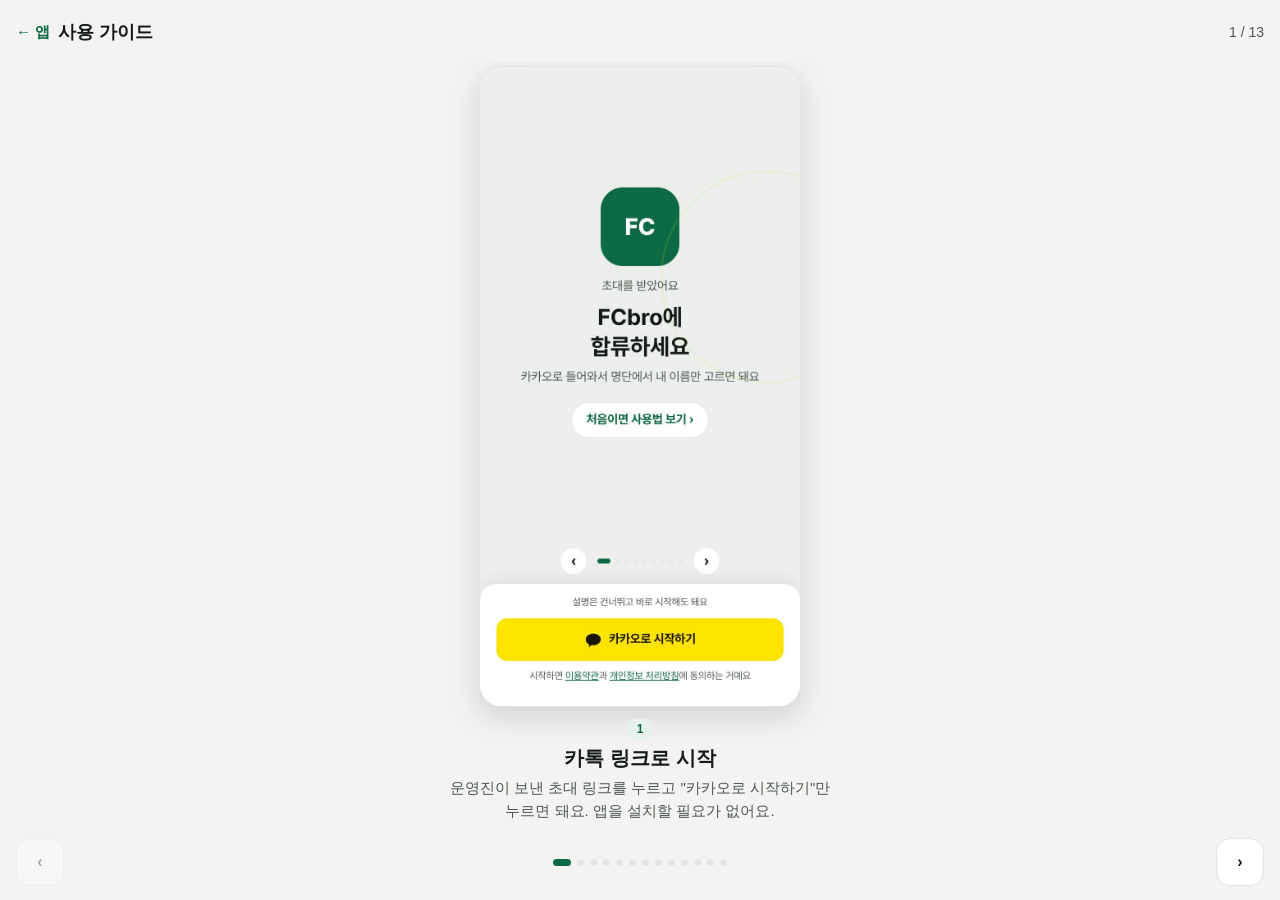
<file: guide.html>
<!doctype html>
<html lang="ko"><head><meta charset="utf-8">
<meta name="viewport" content="width=device-width, initial-scale=1, viewport-fit=cover">
<title>FCbro 사용 가이드</title>
<meta name="theme-color" content="#0C6B45">
<link rel="icon" href="icons/icon-192.png">
<style>
:root{--bg:#F3F4F2;--surface:#fff;--text:#141A16;--text-2:#4E5751;--line:#E2E5E1;--brand:#0C6B45;--brand-text:#0C6B45;--lime-soft:#E7F1EB}
@media (prefers-color-scheme:dark){:root:not([data-theme="light"]){--bg:#0F1512;--surface:#18201C;--text:#EEF3EF;--text-2:#A9B4AD;--line:#26302B;--brand:#2E9A6A;--brand-text:#7FD3A8;--lime-soft:#1B2B23}}
:root[data-theme="dark"]{--bg:#0F1512;--surface:#18201C;--text:#EEF3EF;--text-2:#A9B4AD;--line:#26302B;--brand:#2E9A6A;--brand-text:#7FD3A8;--lime-soft:#1B2B23}
*{box-sizing:border-box}
html,body{margin:0;height:100%;background:var(--bg);color:var(--text);font-family:-apple-system,BlinkMacSystemFont,"Apple SD Gothic Neo","Pretendard","Noto Sans KR",sans-serif;word-break:keep-all}
.top{display:flex;align-items:center;gap:8px;padding:max(10px,env(safe-area-inset-top)) 16px 8px}
.top a{color:var(--brand-text);text-decoration:none;font-weight:700;font-size:.9375rem;min-height:44px;display:flex;align-items:center}
.top b{flex:1;font-size:1.125rem}
.cnt{font-size:.875rem;color:var(--text-2);font-variant-numeric:tabular-nums}
.deck{display:flex;overflow-x:auto;scroll-snap-type:x mandatory;scrollbar-width:none;height:calc(100% - 132px)}
.deck::-webkit-scrollbar{display:none}
.sl{flex:0 0 100%;scroll-snap-align:center;display:flex;flex-direction:column;align-items:center;gap:12px;padding:4px 16px 8px;min-height:0}
.sl figure{margin:0;flex:1;min-height:0;display:flex;align-items:center;justify-content:center;width:100%}
.sl img{max-height:100%;max-width:100%;border-radius:22px;box-shadow:0 10px 30px rgba(0,0,0,.14);border:1px solid var(--line);background:var(--surface)}
.cap{max-width:420px;text-align:center}
.cap .n{display:inline-block;font-size:.75rem;font-weight:700;color:var(--brand-text);background:var(--lime-soft);border-radius:999px;padding:3px 10px;margin-bottom:6px}
.cap h2{margin:0 0 4px;font-size:1.25rem}
.cap p{margin:0;color:var(--text-2);font-size:.9375rem;line-height:1.55}
.nav{display:flex;align-items:center;gap:10px;padding:8px 16px max(14px,env(safe-area-inset-bottom))}
.nav button{min-height:48px;min-width:48px;border-radius:14px;border:1px solid var(--line);background:var(--surface);color:var(--text);font-size:1rem;font-weight:700;padding:0 16px;cursor:pointer}
.nav button:disabled{opacity:.35}
.dots{flex:1;display:flex;justify-content:center;gap:6px;flex-wrap:wrap}
.dots i{width:7px;height:7px;border-radius:9px;background:var(--line)}
.dots i.on{background:var(--brand);width:18px}
.end{display:flex;flex-direction:column;gap:10px;width:100%;max-width:420px}
.end a{display:flex;align-items:center;justify-content:center;min-height:52px;border-radius:14px;text-decoration:none;font-weight:700}
.end .p{background:var(--brand);color:#fff}.end .g{background:var(--surface);color:var(--text);border:1px solid var(--line)}
</style></head><body>
<div class="top"><a href="./" class="back" aria-label="앱으로 돌아가기">← 앱</a><b>사용 가이드</b><span class="cnt" id="cnt"></span></div>
<div class="deck" id="deck"></div>
<div class="nav"><button id="pv" aria-label="이전">‹</button><div class="dots" id="dots" aria-hidden="true"></div><button id="nx" aria-label="다음">›</button></div>
<script>
const S = [
  ['01-start', '카톡 링크로 시작', '운영진이 보낸 초대 링크를 누르고 "카카오로 시작하기"만 누르면 돼요. 앱을 설치할 필요가 없어요.'],
  ['02-join', '내 이름 넣기', '명단에 내 이름이 있으면 고르고, 없으면 구단에서 부르는 이름만 넣으면 바로 회원이 돼요. 처음 한 번만 하면 돼요.'],
  ['03-home', '홈에서 바로 투표', '다가오는 일정과 지금 몇 명 오는지가 보이고, 참석·늦참·불참을 바로 눌러요. 카드를 옆으로 넘기면 다음 일정이 나와요.'],
  ['12-a2hs', '홈 화면에 추가 · 알림', '아이폰은 Safari 공유 버튼, 안드로이드는 Chrome 메뉴에서 "홈 화면에 추가"를 눌러요. 생긴 아이콘으로 열고 알림을 허용하면 투표 마감·팀 발표 알림이 와요. 아이폰은 이렇게 해야만 알림이 와요.'],
  ['04-vote', '일정 화면', '늦참·조퇴는 뛰는 쿼터를 골라요. 마감이 지나도 경기 전까지는 응답을 바꿀 수 있고, "마감 후 변경"으로 따로 보여요.'],
  ['06-team', '팀 · 쿼터 출전표', '운영진이 팀을 확정하면 내 팀, 조끼 색, 내가 뛰는 쿼터가 보여요.'],
  ['07-tactic', '전술판', '운영진이 정한 최종 전술에서 내 위치와 지시를 봐요.'],
  ['08-result', '경기 결과 · MOM', '쿼터별 점수와 골·도움이 쌓여요. MOM은 운영진이 앱 추천을 보고 정해요.'],
  ['09-rank', '기록 · 순위', '결과가 쌓이면 득점·도움·출석·MOM 순위가 자동으로 계산돼요.'],
  ['10-player', '선수 카드', '시즌 평점과 능력 그래프가 나와요. 좋은 기록은 카드로 단톡방에 자랑할 수 있어요.'],
  ['05-create', '일정 만들기 · 운영진', '날짜·시간·구장을 고르면 공지 문구가 자동으로 만들어져요. 카톡 공유로 단톡방에 직접 보내요.'],
  ['11-members', '명단 · 역할 · 운영진', '이름을 미리 넣고, 운영진을 정하고, 초대 링크를 보내요.'],
];
const deck = document.getElementById('deck'), dots = document.getElementById('dots'), cnt = document.getElementById('cnt');
const N = S.length + 1;
deck.innerHTML = S.map(([f, t, d], i) => `<section class="sl" aria-label="${i + 1} / ${N}"><figure><img src="guide/${f}.jpg" alt="${t} 화면" loading="${i < 2 ? 'eager' : 'lazy'}"></figure><div class="cap"><span class="n">${i + 1}</span><h2>${t}</h2><p>${d}</p></div></section>`).join('') +
  `<section class="sl" aria-label="${N} / ${N}" style="justify-content:center"><div class="cap"><h2>직접 눌러 보고 싶다면</h2><p>예시 구단으로 모든 기능을 마음껏 눌러 볼 수 있어요. 우리 구단 기록은 바뀌지 않아요.</p></div><div class="end"><a class="p" href="demo/">기능 미리 체험하기 (시연판)</a><a class="g back" href="./">앱으로 돌아가기</a></div></section>`;
dots.innerHTML = Array.from({ length: N }, () => '<i></i>').join('');
const cur = () => Math.round(deck.scrollLeft / deck.clientWidth);
const upd = () => { const k = cur(); cnt.textContent = (k + 1) + ' / ' + N; [...dots.children].forEach((d, i) => d.classList.toggle('on', i === k)); document.getElementById('pv').disabled = k === 0; document.getElementById('nx').disabled = k === N - 1; };
const go = k => deck.scrollTo({ left: Math.max(0, Math.min(N - 1, k)) * deck.clientWidth, behavior: 'smooth' });
document.getElementById('pv').onclick = () => go(cur() - 1); document.getElementById('nx').onclick = () => go(cur() + 1);
deck.addEventListener('scroll', () => requestAnimationFrame(upd)); addEventListener('resize', upd);
addEventListener('keydown', e => { if (e.key === 'ArrowRight') go(cur() + 1); if (e.key === 'ArrowLeft') go(cur() - 1); });
document.querySelectorAll('a.back').forEach(a => a.addEventListener('click', e => { try { if (document.referrer && new URL(document.referrer).origin === location.origin && history.length > 1) { e.preventDefault(); history.back(); } } catch (x) {} }));
try { const th = JSON.parse(localStorage.getItem('fcapp:ui:theme') || '"light"'); if (th !== 'system') document.documentElement.setAttribute('data-theme', th); } catch (e) {}
upd();
</script>
</body></html>
</file>
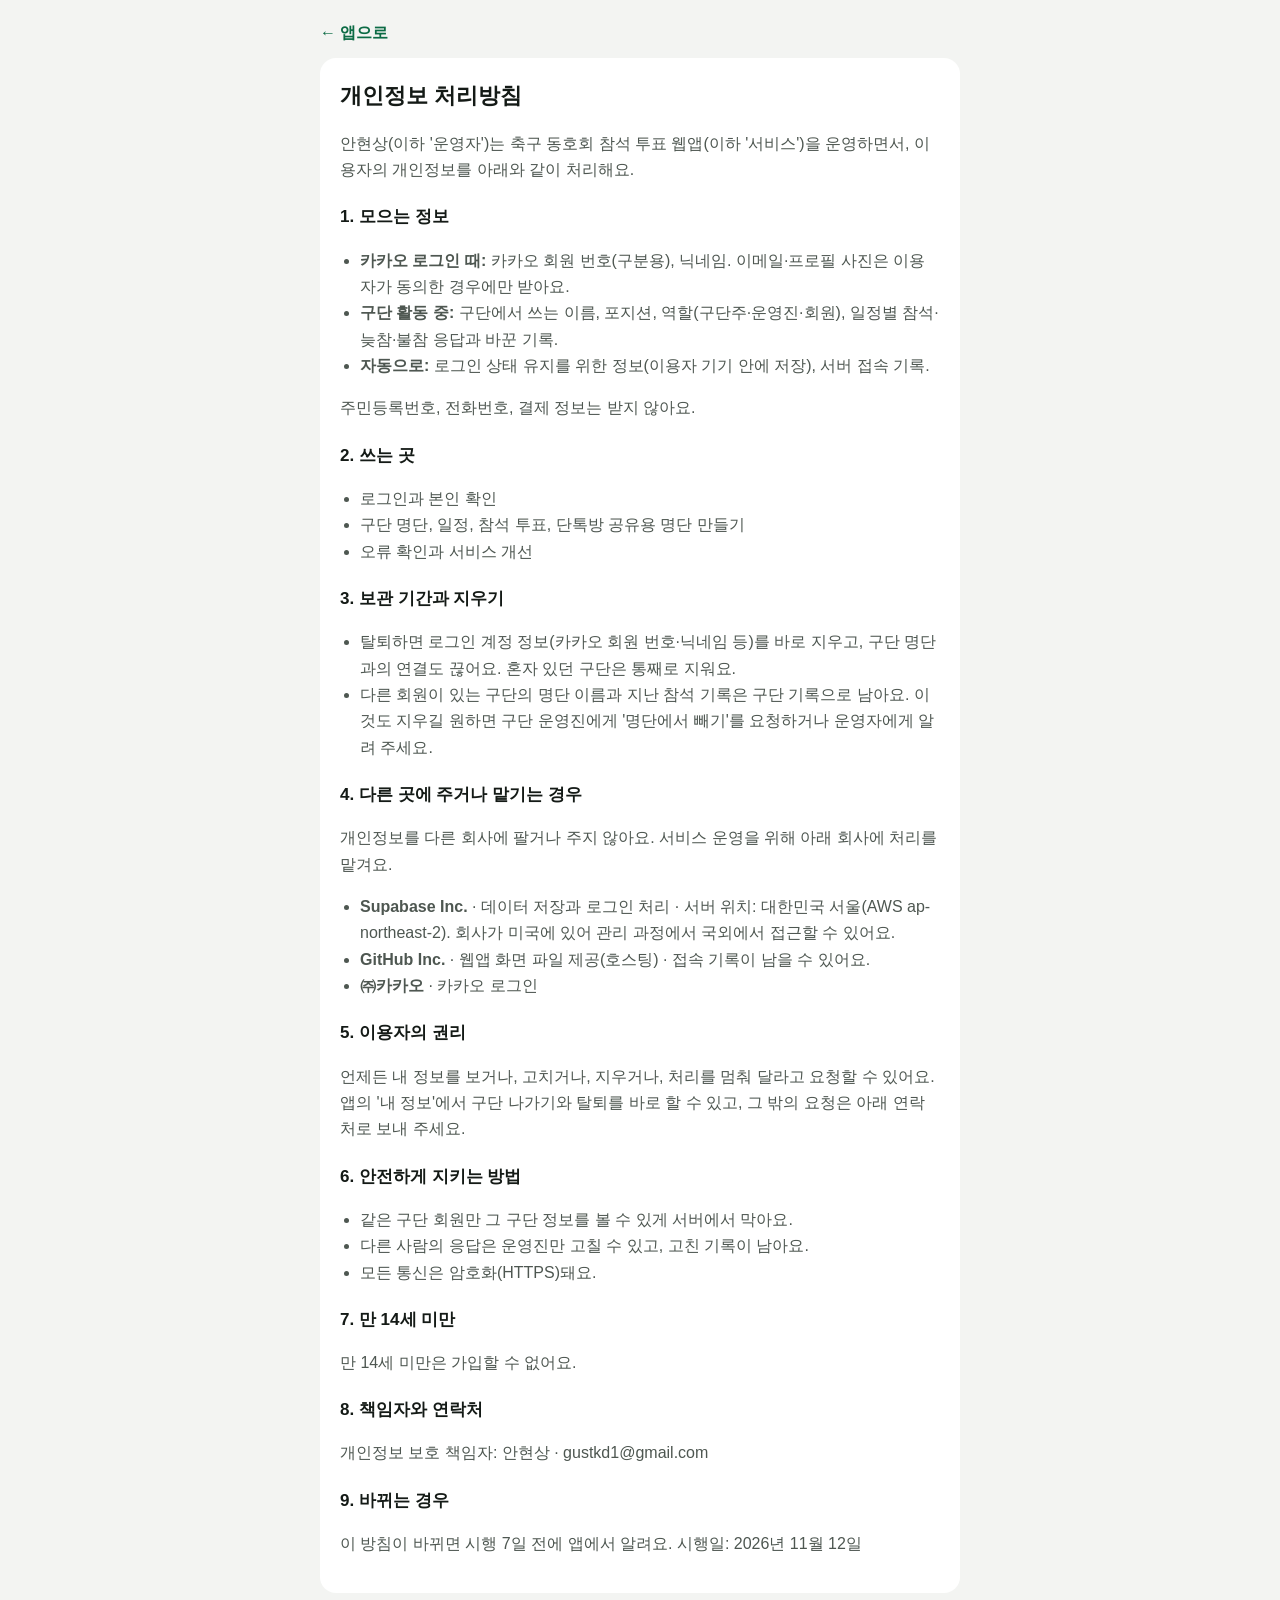
<file: privacy.html>
<!doctype html><html lang="ko"><head><meta charset="utf-8"><meta name="viewport" content="width=device-width,initial-scale=1"><title>개인정보 처리방침 · FCbro</title>
<style>body{margin:0;background:#F3F4F2;color:#141A16;font:16px/1.65 -apple-system,BlinkMacSystemFont,"Apple SD Gothic Neo","Noto Sans KR",sans-serif}main{max-width:640px;margin:0 auto;padding:20px 16px 48px}a.back{display:inline-block;margin-bottom:12px;color:#0C6B45;font-weight:700;text-decoration:none}article{background:#fff;border-radius:16px;padding:20px}h1{font-size:1.375rem;margin:0 0 12px}h2{font-size:1.0625rem;margin:20px 0 6px}ul{padding-left:20px}p,li{color:#4E5751}@media(prefers-color-scheme:dark){body{background:#0E1411;color:#ECF1ED}article{background:#161E19}p,li{color:#B5C0B8}a.back{color:#5CCB93}}</style></head>
<body><main><a class="back" href="./">← 앱으로</a><article><h1>개인정보 처리방침</h1>
    <p>안현상(이하 '운영자')는 축구 동호회 참석 투표 웹앱(이하 '서비스')을 운영하면서, 이용자의 개인정보를 아래와 같이 처리해요.</p>
    <h2>1. 모으는 정보</h2>
    <ul>
      <li><b>카카오 로그인 때:</b> 카카오 회원 번호(구분용), 닉네임. 이메일·프로필 사진은 이용자가 동의한 경우에만 받아요.</li>
      <li><b>구단 활동 중:</b> 구단에서 쓰는 이름, 포지션, 역할(구단주·운영진·회원), 일정별 참석·늦참·불참 응답과 바꾼 기록.</li>
      <li><b>자동으로:</b> 로그인 상태 유지를 위한 정보(이용자 기기 안에 저장), 서버 접속 기록.</li>
    </ul>
    <p>주민등록번호, 전화번호, 결제 정보는 받지 않아요.</p>
    <h2>2. 쓰는 곳</h2>
    <ul><li>로그인과 본인 확인</li><li>구단 명단, 일정, 참석 투표, 단톡방 공유용 명단 만들기</li><li>오류 확인과 서비스 개선</li></ul>
    <h2>3. 보관 기간과 지우기</h2>
    <ul>
      <li>탈퇴하면 로그인 계정 정보(카카오 회원 번호·닉네임 등)를 바로 지우고, 구단 명단과의 연결도 끊어요. 혼자 있던 구단은 통째로 지워요.</li>
      <li>다른 회원이 있는 구단의 명단 이름과 지난 참석 기록은 구단 기록으로 남아요. 이것도 지우길 원하면 구단 운영진에게 '명단에서 빼기'를 요청하거나 운영자에게 알려 주세요.</li>
    </ul>
    <h2>4. 다른 곳에 주거나 맡기는 경우</h2>
    <p>개인정보를 다른 회사에 팔거나 주지 않아요. 서비스 운영을 위해 아래 회사에 처리를 맡겨요.</p>
    <ul>
      <li><b>Supabase Inc.</b> · 데이터 저장과 로그인 처리 · 서버 위치: 대한민국 서울(AWS ap-northeast-2). 회사가 미국에 있어 관리 과정에서 국외에서 접근할 수 있어요.</li>
      <li><b>GitHub Inc.</b> · 웹앱 화면 파일 제공(호스팅) · 접속 기록이 남을 수 있어요.</li>
      <li><b>㈜카카오</b> · 카카오 로그인</li>
    </ul>
    <h2>5. 이용자의 권리</h2>
    <p>언제든 내 정보를 보거나, 고치거나, 지우거나, 처리를 멈춰 달라고 요청할 수 있어요. 앱의 '내 정보'에서 구단 나가기와 탈퇴를 바로 할 수 있고, 그 밖의 요청은 아래 연락처로 보내 주세요.</p>
    <h2>6. 안전하게 지키는 방법</h2>
    <ul><li>같은 구단 회원만 그 구단 정보를 볼 수 있게 서버에서 막아요.</li><li>다른 사람의 응답은 운영진만 고칠 수 있고, 고친 기록이 남아요.</li><li>모든 통신은 암호화(HTTPS)돼요.</li></ul>
    <h2>7. 만 14세 미만</h2>
    <p>만 14세 미만은 가입할 수 없어요.</p>
    <h2>8. 책임자와 연락처</h2>
    <p>개인정보 보호 책임자: 안현상 · gustkd1@gmail.com</p>
    <h2>9. 바뀌는 경우</h2>
    <p>이 방침이 바뀌면 시행 7일 전에 앱에서 알려요. 시행일: 2026년 11월 12일</p>
  </article></main></body></html>
</file>
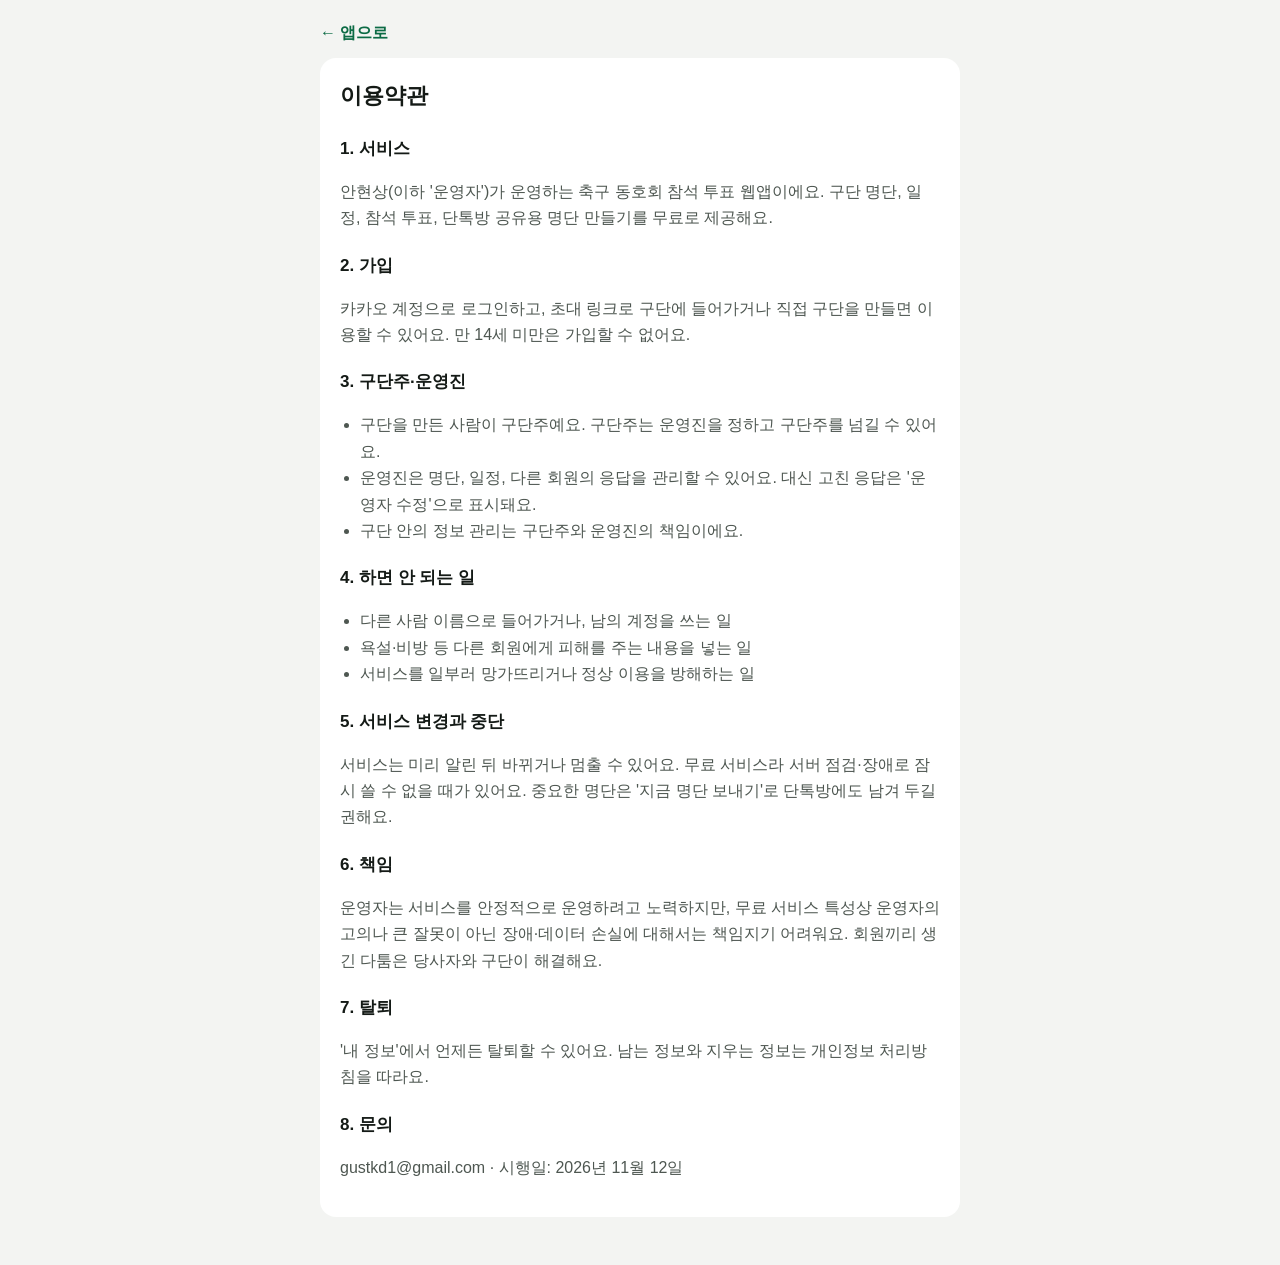
<file: terms.html>
<!doctype html><html lang="ko"><head><meta charset="utf-8"><meta name="viewport" content="width=device-width,initial-scale=1"><title>이용약관 · FCbro</title>
<style>body{margin:0;background:#F3F4F2;color:#141A16;font:16px/1.65 -apple-system,BlinkMacSystemFont,"Apple SD Gothic Neo","Noto Sans KR",sans-serif}main{max-width:640px;margin:0 auto;padding:20px 16px 48px}a.back{display:inline-block;margin-bottom:12px;color:#0C6B45;font-weight:700;text-decoration:none}article{background:#fff;border-radius:16px;padding:20px}h1{font-size:1.375rem;margin:0 0 12px}h2{font-size:1.0625rem;margin:20px 0 6px}ul{padding-left:20px}p,li{color:#4E5751}@media(prefers-color-scheme:dark){body{background:#0E1411;color:#ECF1ED}article{background:#161E19}p,li{color:#B5C0B8}a.back{color:#5CCB93}}</style></head>
<body><main><a class="back" href="./">← 앱으로</a><article><h1>이용약관</h1>
    <h2>1. 서비스</h2>
    <p>안현상(이하 '운영자')가 운영하는 축구 동호회 참석 투표 웹앱이에요. 구단 명단, 일정, 참석 투표, 단톡방 공유용 명단 만들기를 무료로 제공해요.</p>
    <h2>2. 가입</h2>
    <p>카카오 계정으로 로그인하고, 초대 링크로 구단에 들어가거나 직접 구단을 만들면 이용할 수 있어요. 만 14세 미만은 가입할 수 없어요.</p>
    <h2>3. 구단주·운영진</h2>
    <ul><li>구단을 만든 사람이 구단주예요. 구단주는 운영진을 정하고 구단주를 넘길 수 있어요.</li><li>운영진은 명단, 일정, 다른 회원의 응답을 관리할 수 있어요. 대신 고친 응답은 '운영자 수정'으로 표시돼요.</li><li>구단 안의 정보 관리는 구단주와 운영진의 책임이에요.</li></ul>
    <h2>4. 하면 안 되는 일</h2>
    <ul><li>다른 사람 이름으로 들어가거나, 남의 계정을 쓰는 일</li><li>욕설·비방 등 다른 회원에게 피해를 주는 내용을 넣는 일</li><li>서비스를 일부러 망가뜨리거나 정상 이용을 방해하는 일</li></ul>
    <h2>5. 서비스 변경과 중단</h2>
    <p>서비스는 미리 알린 뒤 바뀌거나 멈출 수 있어요. 무료 서비스라 서버 점검·장애로 잠시 쓸 수 없을 때가 있어요. 중요한 명단은 '지금 명단 보내기'로 단톡방에도 남겨 두길 권해요.</p>
    <h2>6. 책임</h2>
    <p>운영자는 서비스를 안정적으로 운영하려고 노력하지만, 무료 서비스 특성상 운영자의 고의나 큰 잘못이 아닌 장애·데이터 손실에 대해서는 책임지기 어려워요. 회원끼리 생긴 다툼은 당사자와 구단이 해결해요.</p>
    <h2>7. 탈퇴</h2>
    <p>'내 정보'에서 언제든 탈퇴할 수 있어요. 남는 정보와 지우는 정보는 개인정보 처리방침을 따라요.</p>
    <h2>8. 문의</h2>
    <p>gustkd1@gmail.com · 시행일: 2026년 11월 12일</p>
  </article></main></body></html>
</file>
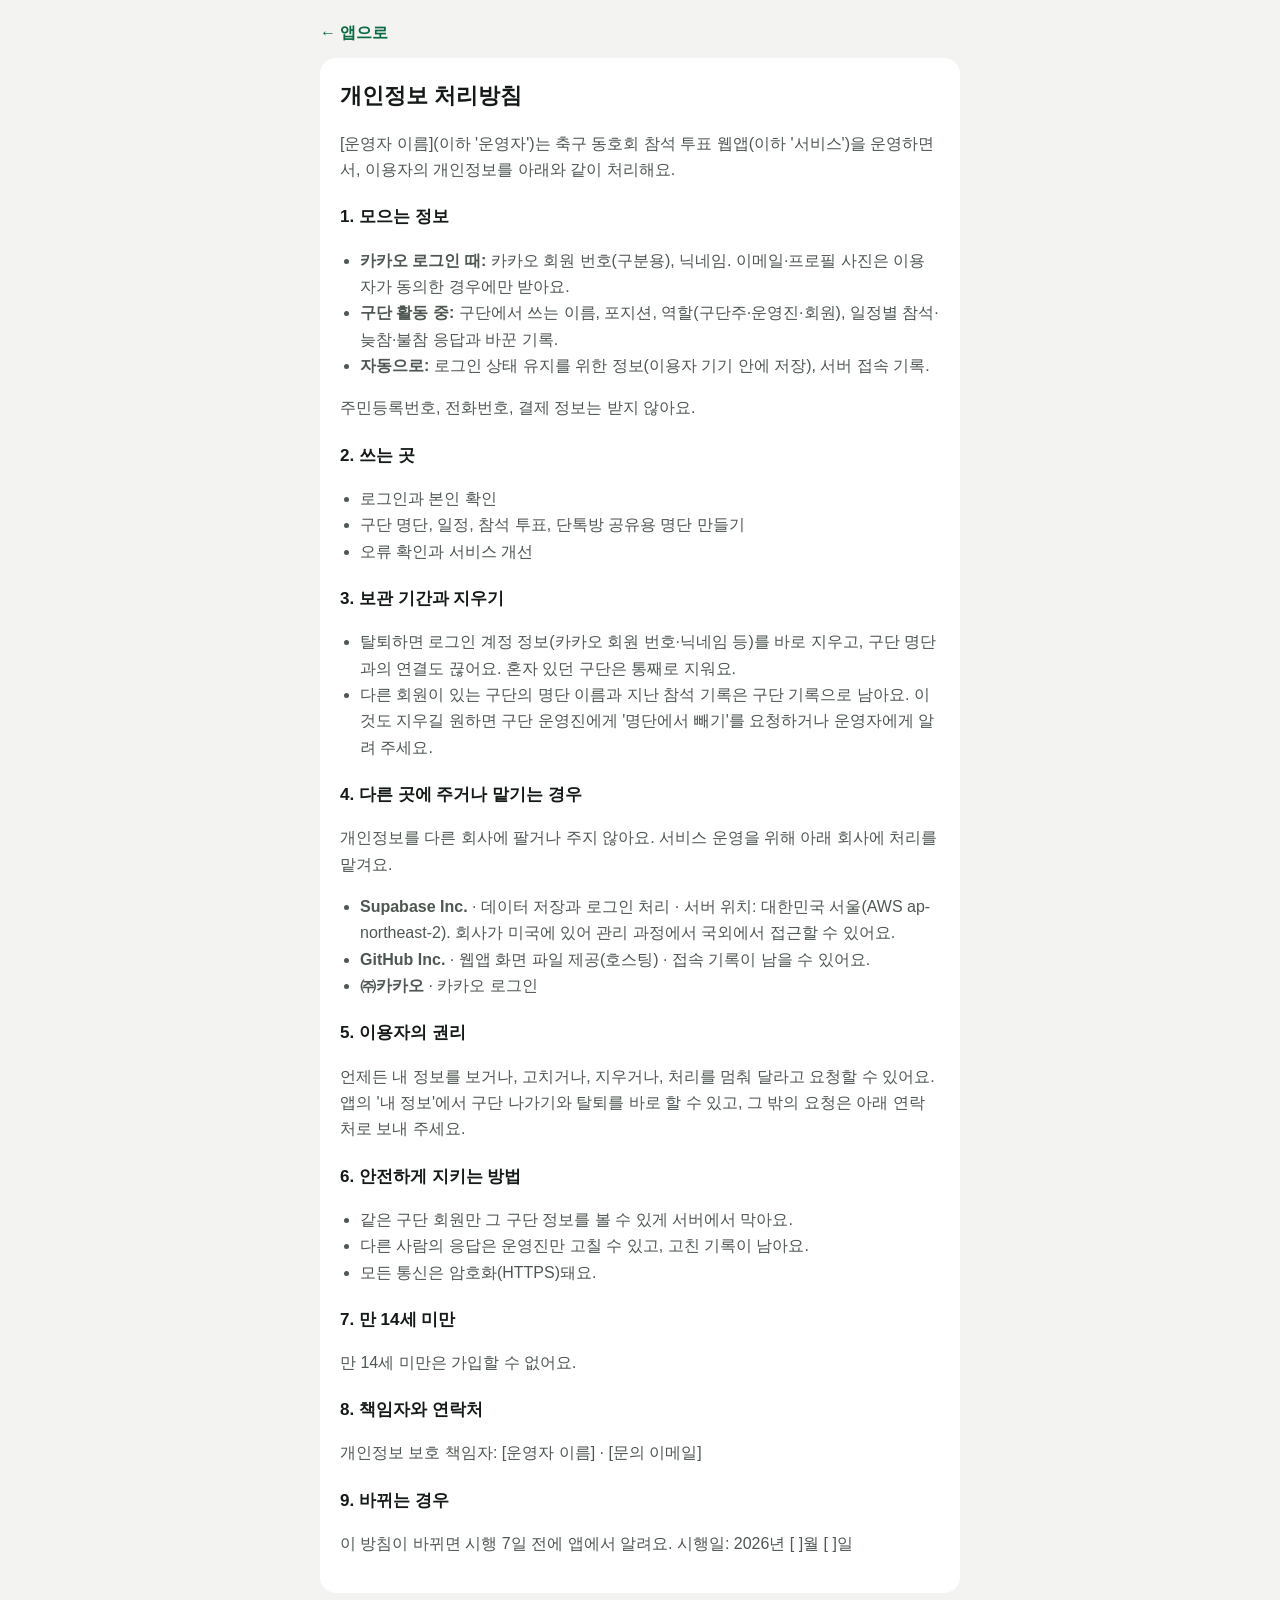
<file: preview/privacy.html>
<!doctype html><html lang="ko"><head><meta charset="utf-8"><meta name="viewport" content="width=device-width,initial-scale=1"><title>개인정보 처리방침 · FCbro</title>
<style>body{margin:0;background:#F3F4F2;color:#141A16;font:16px/1.65 -apple-system,BlinkMacSystemFont,"Apple SD Gothic Neo","Noto Sans KR",sans-serif}main{max-width:640px;margin:0 auto;padding:20px 16px 48px}a.back{display:inline-block;margin-bottom:12px;color:#0C6B45;font-weight:700;text-decoration:none}article{background:#fff;border-radius:16px;padding:20px}h1{font-size:1.375rem;margin:0 0 12px}h2{font-size:1.0625rem;margin:20px 0 6px}ul{padding-left:20px}p,li{color:#4E5751}@media(prefers-color-scheme:dark){body{background:#0E1411;color:#ECF1ED}article{background:#161E19}p,li{color:#B5C0B8}a.back{color:#5CCB93}}</style></head>
<body><main><a class="back" href="./">← 앱으로</a><article><h1>개인정보 처리방침</h1>
    <p>[운영자 이름](이하 '운영자')는 축구 동호회 참석 투표 웹앱(이하 '서비스')을 운영하면서, 이용자의 개인정보를 아래와 같이 처리해요.</p>
    <h2>1. 모으는 정보</h2>
    <ul>
      <li><b>카카오 로그인 때:</b> 카카오 회원 번호(구분용), 닉네임. 이메일·프로필 사진은 이용자가 동의한 경우에만 받아요.</li>
      <li><b>구단 활동 중:</b> 구단에서 쓰는 이름, 포지션, 역할(구단주·운영진·회원), 일정별 참석·늦참·불참 응답과 바꾼 기록.</li>
      <li><b>자동으로:</b> 로그인 상태 유지를 위한 정보(이용자 기기 안에 저장), 서버 접속 기록.</li>
    </ul>
    <p>주민등록번호, 전화번호, 결제 정보는 받지 않아요.</p>
    <h2>2. 쓰는 곳</h2>
    <ul><li>로그인과 본인 확인</li><li>구단 명단, 일정, 참석 투표, 단톡방 공유용 명단 만들기</li><li>오류 확인과 서비스 개선</li></ul>
    <h2>3. 보관 기간과 지우기</h2>
    <ul>
      <li>탈퇴하면 로그인 계정 정보(카카오 회원 번호·닉네임 등)를 바로 지우고, 구단 명단과의 연결도 끊어요. 혼자 있던 구단은 통째로 지워요.</li>
      <li>다른 회원이 있는 구단의 명단 이름과 지난 참석 기록은 구단 기록으로 남아요. 이것도 지우길 원하면 구단 운영진에게 '명단에서 빼기'를 요청하거나 운영자에게 알려 주세요.</li>
    </ul>
    <h2>4. 다른 곳에 주거나 맡기는 경우</h2>
    <p>개인정보를 다른 회사에 팔거나 주지 않아요. 서비스 운영을 위해 아래 회사에 처리를 맡겨요.</p>
    <ul>
      <li><b>Supabase Inc.</b> · 데이터 저장과 로그인 처리 · 서버 위치: 대한민국 서울(AWS ap-northeast-2). 회사가 미국에 있어 관리 과정에서 국외에서 접근할 수 있어요.</li>
      <li><b>GitHub Inc.</b> · 웹앱 화면 파일 제공(호스팅) · 접속 기록이 남을 수 있어요.</li>
      <li><b>㈜카카오</b> · 카카오 로그인</li>
    </ul>
    <h2>5. 이용자의 권리</h2>
    <p>언제든 내 정보를 보거나, 고치거나, 지우거나, 처리를 멈춰 달라고 요청할 수 있어요. 앱의 '내 정보'에서 구단 나가기와 탈퇴를 바로 할 수 있고, 그 밖의 요청은 아래 연락처로 보내 주세요.</p>
    <h2>6. 안전하게 지키는 방법</h2>
    <ul><li>같은 구단 회원만 그 구단 정보를 볼 수 있게 서버에서 막아요.</li><li>다른 사람의 응답은 운영진만 고칠 수 있고, 고친 기록이 남아요.</li><li>모든 통신은 암호화(HTTPS)돼요.</li></ul>
    <h2>7. 만 14세 미만</h2>
    <p>만 14세 미만은 가입할 수 없어요.</p>
    <h2>8. 책임자와 연락처</h2>
    <p>개인정보 보호 책임자: [운영자 이름] · [문의 이메일]</p>
    <h2>9. 바뀌는 경우</h2>
    <p>이 방침이 바뀌면 시행 7일 전에 앱에서 알려요. 시행일: 2026년 [ ]월 [ ]일</p>
  </article></main></body></html>
</file>
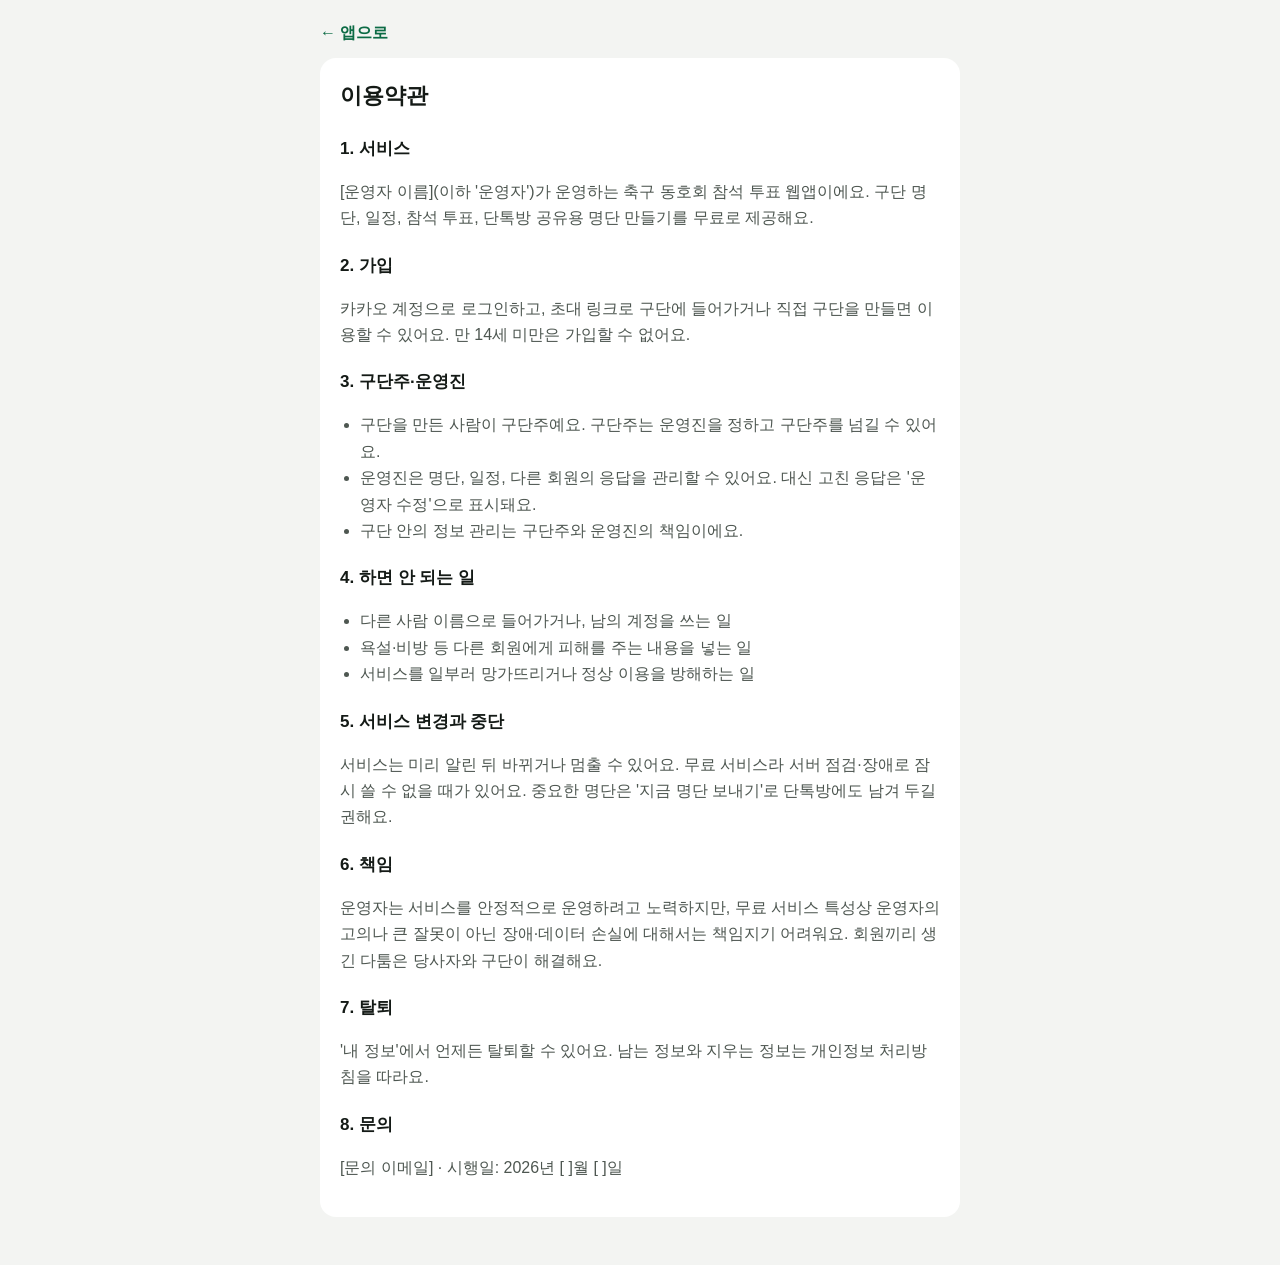
<file: preview/terms.html>
<!doctype html><html lang="ko"><head><meta charset="utf-8"><meta name="viewport" content="width=device-width,initial-scale=1"><title>이용약관 · FCbro</title>
<style>body{margin:0;background:#F3F4F2;color:#141A16;font:16px/1.65 -apple-system,BlinkMacSystemFont,"Apple SD Gothic Neo","Noto Sans KR",sans-serif}main{max-width:640px;margin:0 auto;padding:20px 16px 48px}a.back{display:inline-block;margin-bottom:12px;color:#0C6B45;font-weight:700;text-decoration:none}article{background:#fff;border-radius:16px;padding:20px}h1{font-size:1.375rem;margin:0 0 12px}h2{font-size:1.0625rem;margin:20px 0 6px}ul{padding-left:20px}p,li{color:#4E5751}@media(prefers-color-scheme:dark){body{background:#0E1411;color:#ECF1ED}article{background:#161E19}p,li{color:#B5C0B8}a.back{color:#5CCB93}}</style></head>
<body><main><a class="back" href="./">← 앱으로</a><article><h1>이용약관</h1>
    <h2>1. 서비스</h2>
    <p>[운영자 이름](이하 '운영자')가 운영하는 축구 동호회 참석 투표 웹앱이에요. 구단 명단, 일정, 참석 투표, 단톡방 공유용 명단 만들기를 무료로 제공해요.</p>
    <h2>2. 가입</h2>
    <p>카카오 계정으로 로그인하고, 초대 링크로 구단에 들어가거나 직접 구단을 만들면 이용할 수 있어요. 만 14세 미만은 가입할 수 없어요.</p>
    <h2>3. 구단주·운영진</h2>
    <ul><li>구단을 만든 사람이 구단주예요. 구단주는 운영진을 정하고 구단주를 넘길 수 있어요.</li><li>운영진은 명단, 일정, 다른 회원의 응답을 관리할 수 있어요. 대신 고친 응답은 '운영자 수정'으로 표시돼요.</li><li>구단 안의 정보 관리는 구단주와 운영진의 책임이에요.</li></ul>
    <h2>4. 하면 안 되는 일</h2>
    <ul><li>다른 사람 이름으로 들어가거나, 남의 계정을 쓰는 일</li><li>욕설·비방 등 다른 회원에게 피해를 주는 내용을 넣는 일</li><li>서비스를 일부러 망가뜨리거나 정상 이용을 방해하는 일</li></ul>
    <h2>5. 서비스 변경과 중단</h2>
    <p>서비스는 미리 알린 뒤 바뀌거나 멈출 수 있어요. 무료 서비스라 서버 점검·장애로 잠시 쓸 수 없을 때가 있어요. 중요한 명단은 '지금 명단 보내기'로 단톡방에도 남겨 두길 권해요.</p>
    <h2>6. 책임</h2>
    <p>운영자는 서비스를 안정적으로 운영하려고 노력하지만, 무료 서비스 특성상 운영자의 고의나 큰 잘못이 아닌 장애·데이터 손실에 대해서는 책임지기 어려워요. 회원끼리 생긴 다툼은 당사자와 구단이 해결해요.</p>
    <h2>7. 탈퇴</h2>
    <p>'내 정보'에서 언제든 탈퇴할 수 있어요. 남는 정보와 지우는 정보는 개인정보 처리방침을 따라요.</p>
    <h2>8. 문의</h2>
    <p>[문의 이메일] · 시행일: 2026년 [ ]월 [ ]일</p>
  </article></main></body></html>
</file>
